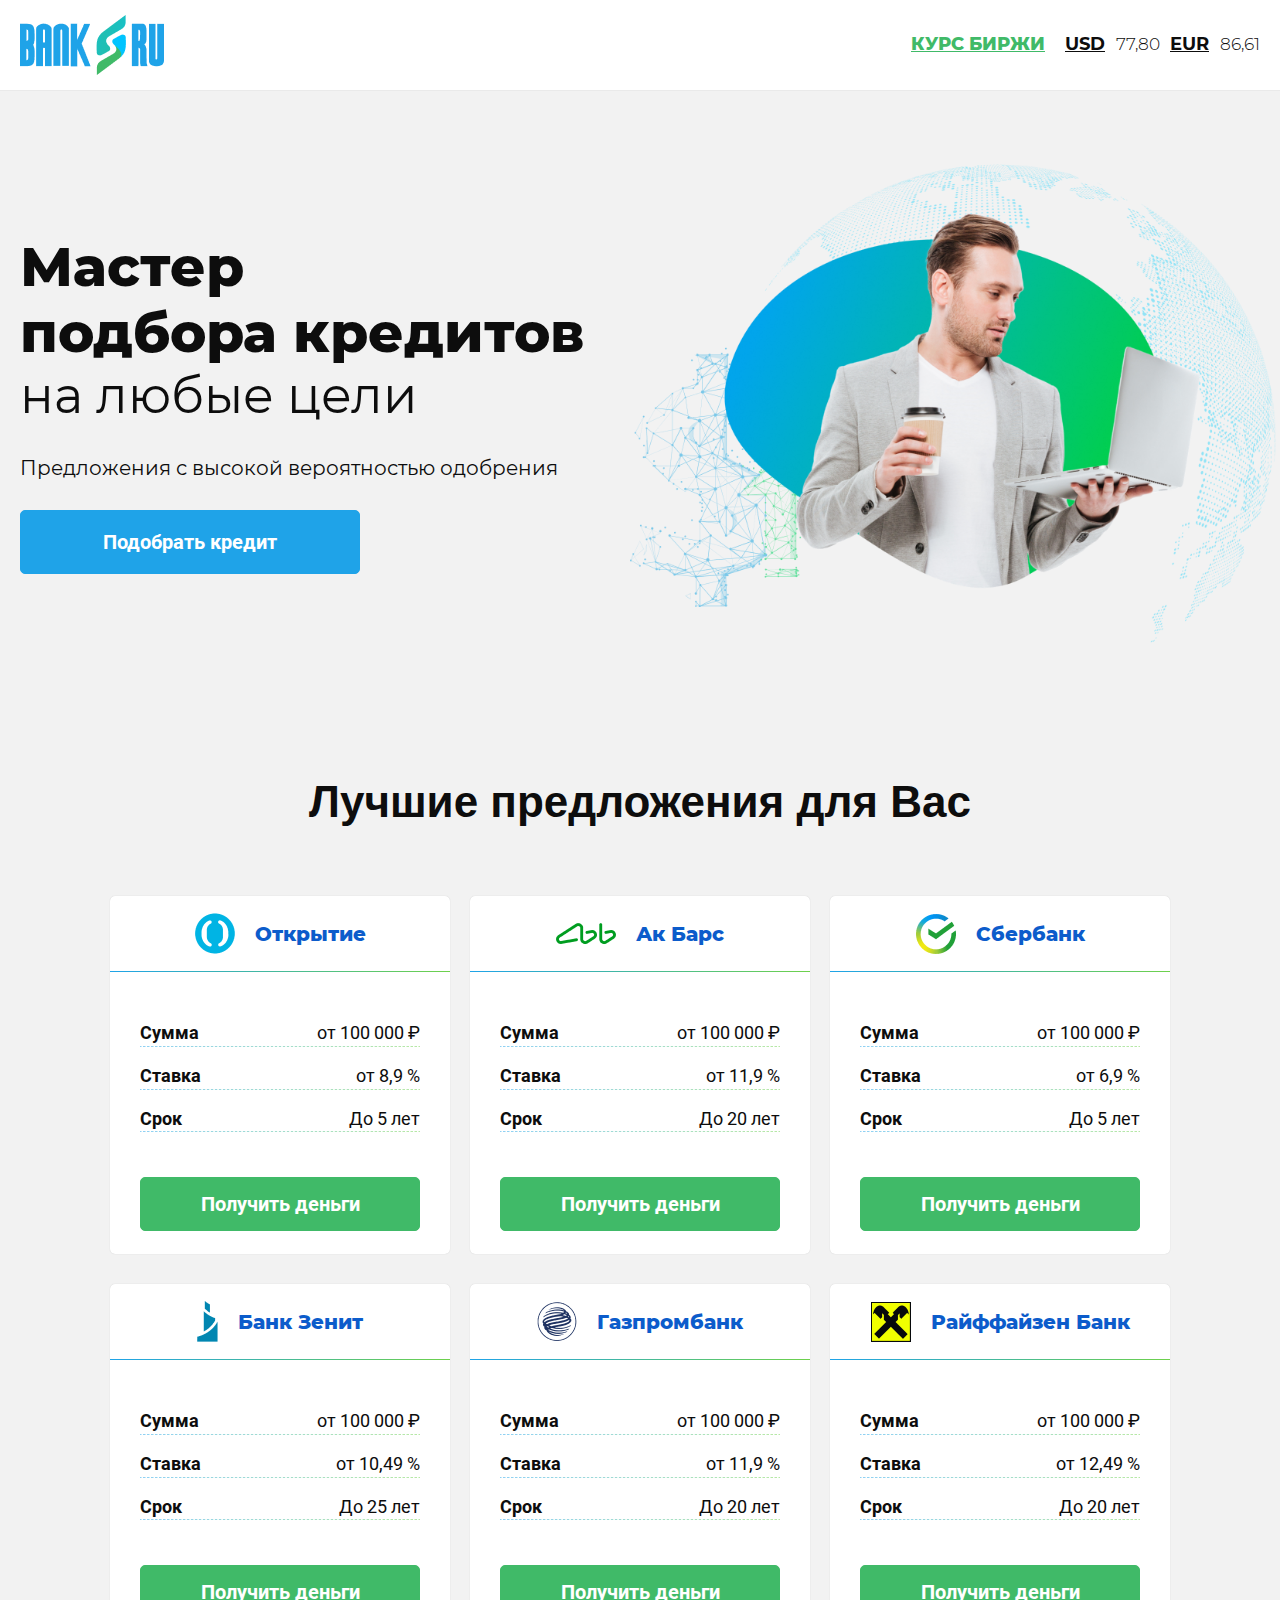
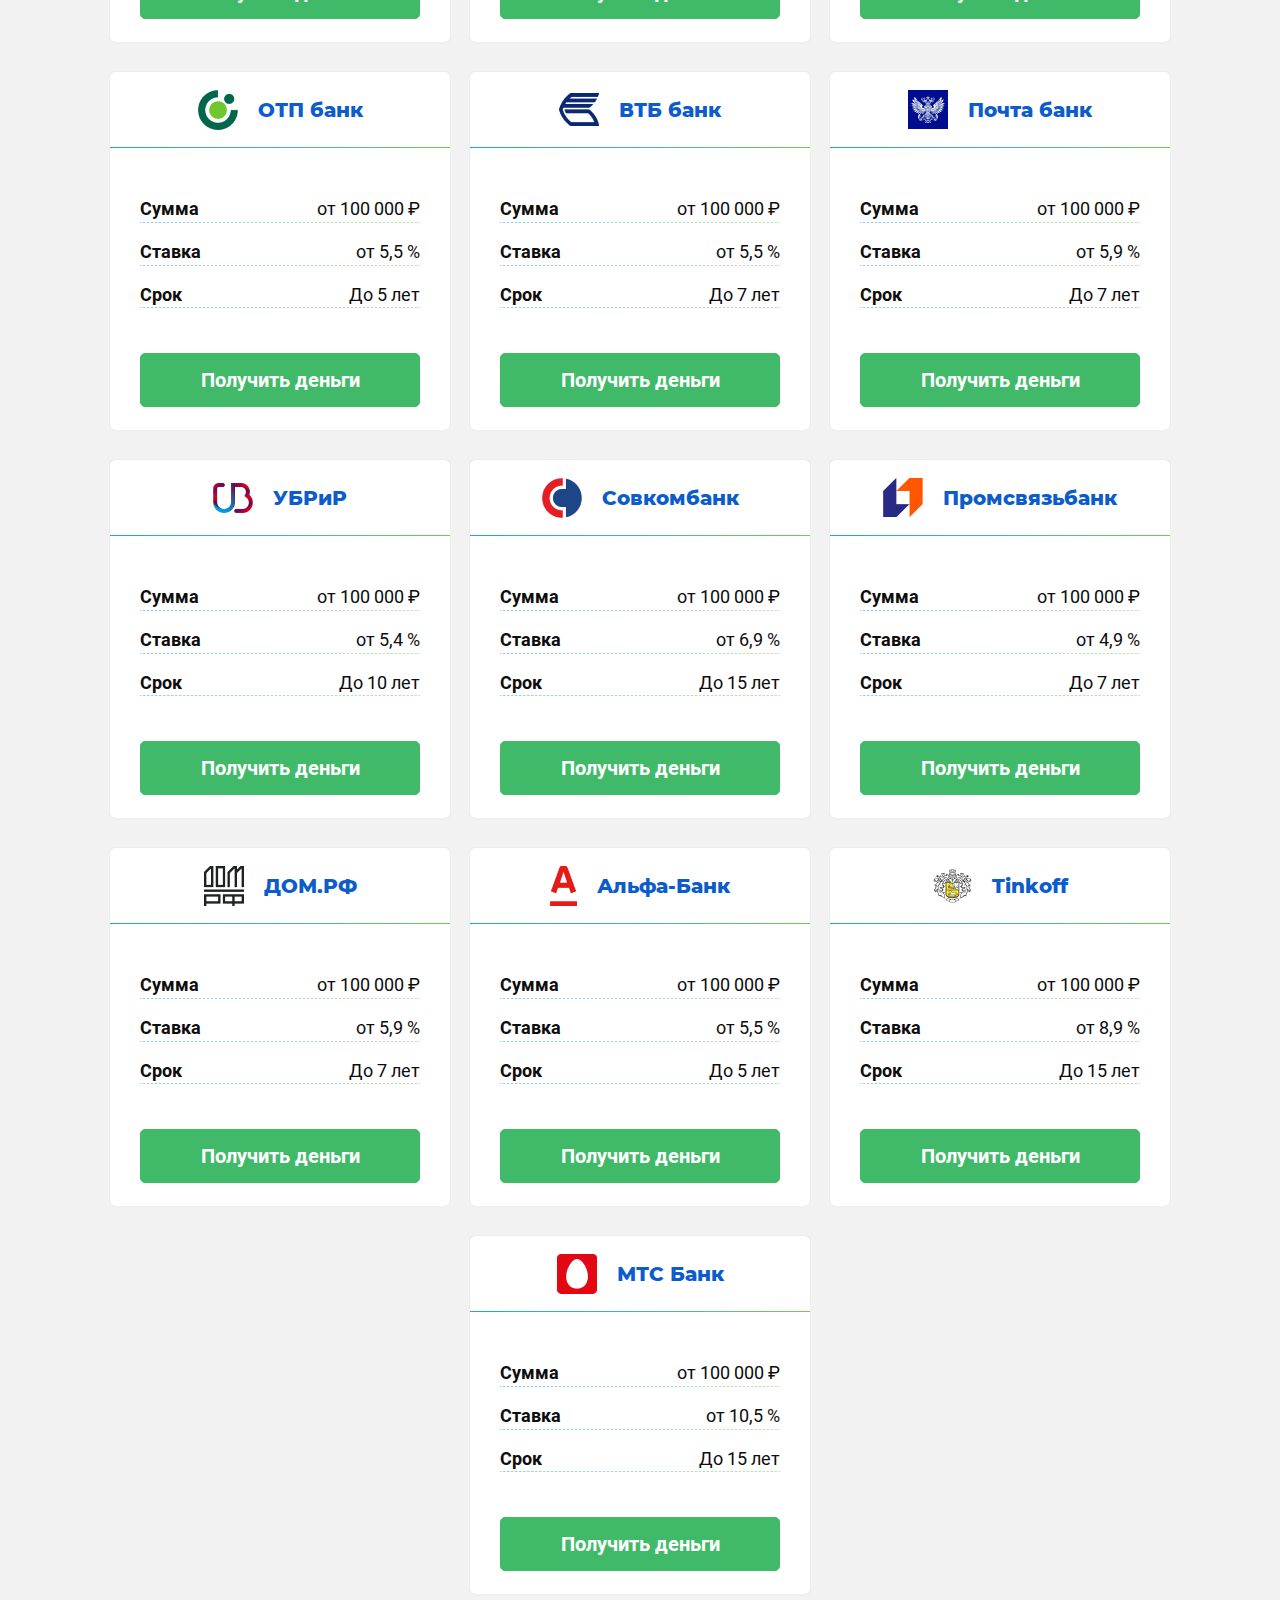
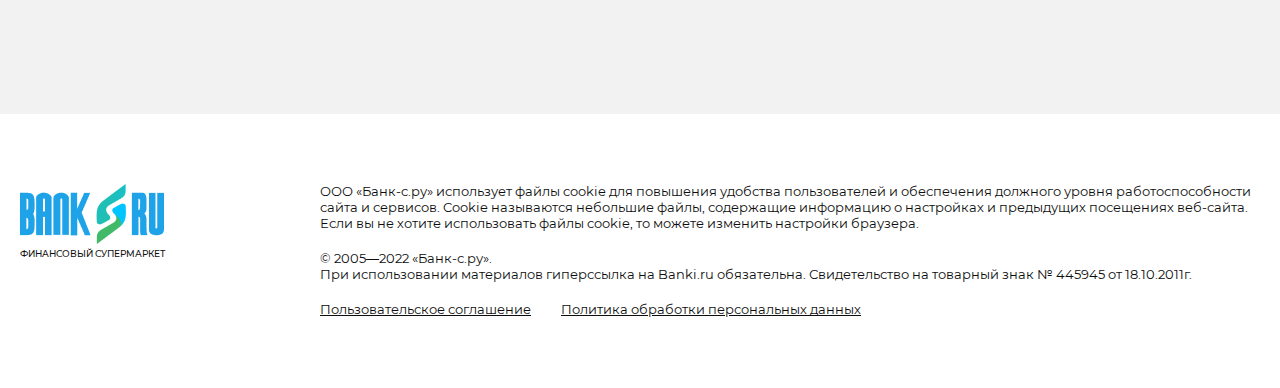
<file: index.html>
<!DOCTYPE html>
<html lang="en">
<head>
    <meta charset="UTF-8">
    <meta http-equiv="X-UA-Compatible" content="IE=edge">
    <meta name="viewport" content="width=device-width, initial-scale=1.0">
    <link rel="stylesheet" href="css/style.css">
    <title>Document</title>
</head>
<body>

    <header class="section header">

        <div class="container header__container">
            <div class="row header__row">
                <img src="img/header/logo.png" alt="Bank" class="header__logo">

                <div class="header__box">
                    <a href="#" class="header__title">Курс биржи</a>
                    <div class="header__text-group header__text-group--first">
                        <span class="header__text-group__title">USD</span>
                        <span class="header__text-group__text">77,80</span>
                    </div>
                    <div class="header__text-group">
                        <span class="header__text-group__title">EUR</span>
                        <span class="header__text-group__text">86,61</span>
                    </div>
                </div>
            </div>
        </div>

    </header>
    <!-- /.section header -->

    <main>

        <div class="section section main">

            <div class="container main__container">
                <div class="main__box">
                    <h1 class="main__title">Мастер<br>подбора кредитов</h1>
                    <h2 class="main__subtitle">на любые цели</h2>

                    <p class="main__text">Предложения с высокой вероятностью одобрения</p>
                    <img src="img/main/bgM.png" alt="hello" class="main__img">
                    <a href="./master.html" class="button main__button">Подобрать кредит</a>
                </div>
            </div>

        </div>
        <!-- /.section section main -->

        <section class="section offer">

            <div class="container offer__container">
                <h3 class="section__title offer__title">Лучшие предложения для Вас</h3>

                <div class="offer__row">

                    <div class="offer__card">
                        <div class="offer__card__header">
                            <img src="img/offer/logo1.png" alt="logo" class="offer__card__img">
                            <p class="offer__card__title">Открытие</p>
                        </div>
                        <div class="offer__card__line"></div>
                        <div class="offer__card__content">
                            <div class="offer__card__text-group">
                                <span class="offer__card__text-group__title">Сумма</span>
                                <span class="offer__card__text-group__text">от 100 000 ₽</span>
                            </div>
                            <img src="img/offer/line.png" alt="line" class="offer__card__content__line"></img>
                            <div class="offer__card__text-group">
                                <span class="offer__card__text-group__title">Ставка</span>
                                <span class="offer__card__text-group__text">от 8,9 %</span>
                            </div>
                            <img src="img/offer/line.png" alt="line" class="offer__card__content__line"></img>
                            <div class="offer__card__text-group">
                                <span class="offer__card__text-group__title">Срок</span>
                                <span class="offer__card__text-group__text">До 5 лет</span>
                            </div>
                            <img src="img/offer/line.png" alt="line" class="offer__card__content__line offer__card__content__line--last"></img>
                            <button data-modal class="button offer__card__button">Получить деньги</button>
                        </div>
                    </div>

                    <div class="offer__card">
                        <div class="offer__card__header">
                            <img src="img/offer/logo2.png" alt="logo" class="offer__card__img">
                            <p class="offer__card__title">Ак Барс</p>
                        </div>
                        <div class="offer__card__line"></div>
                        <div class="offer__card__content">
                            <div class="offer__card__text-group">
                                <span class="offer__card__text-group__title">Сумма</span>
                                <span class="offer__card__text-group__text">от 100 000 ₽</span>
                            </div>
                            <img src="img/offer/line.png" alt="line" class="offer__card__content__line"></img>
                            <div class="offer__card__text-group">
                                <span class="offer__card__text-group__title">Ставка</span>
                                <span class="offer__card__text-group__text">от 11,9 %</span>
                            </div>
                            <img src="img/offer/line.png" alt="line" class="offer__card__content__line"></img>
                            <div class="offer__card__text-group">
                                <span class="offer__card__text-group__title">Срок</span>
                                <span class="offer__card__text-group__text">До 20 лет</span>
                            </div>
                            <img src="img/offer/line.png" alt="line" class="offer__card__content__line offer__card__content__line--last"></img>
                            <button data-modal class="button offer__card__button">Получить деньги</button>
                        </div>
                    </div>

                    <div class="offer__card">
                        <div class="offer__card__header">
                            <img src="img/offer/logo3.png" alt="logo" class="offer__card__img">
                            <p class="offer__card__title">Сбербанк</p>
                        </div>
                        <div class="offer__card__line"></div>
                        <div class="offer__card__content">
                            <div class="offer__card__text-group">
                                <span class="offer__card__text-group__title">Сумма</span>
                                <span class="offer__card__text-group__text">от 100 000 ₽</span>
                            </div>
                            <img src="img/offer/line.png" alt="line" class="offer__card__content__line"></img>
                            <div class="offer__card__text-group">
                                <span class="offer__card__text-group__title">Ставка</span>
                                <span class="offer__card__text-group__text">от 6,9 %</span>
                            </div>
                            <img src="img/offer/line.png" alt="line" class="offer__card__content__line"></img>
                            <div class="offer__card__text-group">
                                <span class="offer__card__text-group__title">Срок</span>
                                <span class="offer__card__text-group__text">До 5 лет</span>
                            </div>
                            <img src="img/offer/line.png" alt="line" class="offer__card__content__line offer__card__content__line--last"></img>
                            <button data-modal class="button offer__card__button">Получить деньги</button>
                        </div>
                    </div>

                    <div class="offer__card">
                        <div class="offer__card__header">
                            <img src="img/offer/logo4.png" alt="logo" class="offer__card__img">
                            <p class="offer__card__title">Банк Зенит</p>
                        </div>
                        <div class="offer__card__line"></div>
                        <div class="offer__card__content">
                            <div class="offer__card__text-group">
                                <span class="offer__card__text-group__title">Сумма</span>
                                <span class="offer__card__text-group__text">от 100 000 ₽</span>
                            </div>
                            <img src="img/offer/line.png" alt="line" class="offer__card__content__line"></img>
                            <div class="offer__card__text-group">
                                <span class="offer__card__text-group__title">Ставка</span>
                                <span class="offer__card__text-group__text">от 10,49 %</span>
                            </div>
                            <img src="img/offer/line.png" alt="line" class="offer__card__content__line"></img>
                            <div class="offer__card__text-group">
                                <span class="offer__card__text-group__title">Срок</span>
                                <span class="offer__card__text-group__text">До 25 лет</span>
                            </div>
                            <img src="img/offer/line.png" alt="line" class="offer__card__content__line offer__card__content__line--last"></img>
                            <button data-modal class="button offer__card__button">Получить деньги</button>
                        </div>
                    </div>

                    <div class="offer__card">
                        <div class="offer__card__header">
                            <img src="img/offer/logo5.png" alt="logo" class="offer__card__img">
                            <p class="offer__card__title">Газпромбанк</p>
                        </div>
                        <div class="offer__card__line"></div>
                        <div class="offer__card__content">
                            <div class="offer__card__text-group">
                                <span class="offer__card__text-group__title">Сумма</span>
                                <span class="offer__card__text-group__text">от 100 000 ₽</span>
                            </div>
                            <img src="img/offer/line.png" alt="line" class="offer__card__content__line"></img>
                            <div class="offer__card__text-group">
                                <span class="offer__card__text-group__title">Ставка</span>
                                <span class="offer__card__text-group__text">от 11,9 %</span>
                            </div>
                            <img src="img/offer/line.png" alt="line" class="offer__card__content__line"></img>
                            <div class="offer__card__text-group">
                                <span class="offer__card__text-group__title">Срок</span>
                                <span class="offer__card__text-group__text">До 20 лет</span>
                            </div>
                            <img src="img/offer/line.png" alt="line" class="offer__card__content__line offer__card__content__line--last"></img>
                            <button data-modal class="button offer__card__button">Получить деньги</button>
                        </div>
                    </div>

                    <div class="offer__card">
                        <div class="offer__card__header">
                            <img src="img/offer/logo6.png" alt="logo" class="offer__card__img">
                            <p class="offer__card__title">Райффайзен Банк</p>
                        </div>
                        <div class="offer__card__line"></div>
                        <div class="offer__card__content">
                            <div class="offer__card__text-group">
                                <span class="offer__card__text-group__title">Сумма</span>
                                <span class="offer__card__text-group__text">от 100 000 ₽</span>
                            </div>
                            <img src="img/offer/line.png" alt="line" class="offer__card__content__line"></img>
                            <div class="offer__card__text-group">
                                <span class="offer__card__text-group__title">Ставка</span>
                                <span class="offer__card__text-group__text">от 12,49 %</span>
                            </div>
                            <img src="img/offer/line.png" alt="line" class="offer__card__content__line"></img>
                            <div class="offer__card__text-group">
                                <span class="offer__card__text-group__title">Срок</span>
                                <span class="offer__card__text-group__text">До 20 лет</span>
                            </div>
                            <img src="img/offer/line.png" alt="line" class="offer__card__content__line offer__card__content__line--last"></img>
                            <button data-modal class="button offer__card__button">Получить деньги</button>
                        </div>
                    </div>

                    <div class="offer__card">
                        <div class="offer__card__header">
                            <img src="img/offer/logo7.png" alt="logo" class="offer__card__img">
                            <p class="offer__card__title">ОТП банк</p>
                        </div>
                        <div class="offer__card__line"></div>
                        <div class="offer__card__content">
                            <div class="offer__card__text-group">
                                <span class="offer__card__text-group__title">Сумма</span>
                                <span class="offer__card__text-group__text">от 100 000 ₽</span>
                            </div>
                            <img src="img/offer/line.png" alt="line" class="offer__card__content__line"></img>
                            <div class="offer__card__text-group">
                                <span class="offer__card__text-group__title">Ставка</span>
                                <span class="offer__card__text-group__text">от 5,5 %</span>
                            </div>
                            <img src="img/offer/line.png" alt="line" class="offer__card__content__line"></img>
                            <div class="offer__card__text-group">
                                <span class="offer__card__text-group__title">Срок</span>
                                <span class="offer__card__text-group__text">До 5 лет</span>
                            </div>
                            <img src="img/offer/line.png" alt="line" class="offer__card__content__line offer__card__content__line--last"></img>
                            <button data-modal class="button offer__card__button">Получить деньги</button>
                        </div>
                    </div>

                    <div class="offer__card">
                        <div class="offer__card__header">
                            <img src="img/offer/logo8.png" alt="logo" class="offer__card__img">
                            <p class="offer__card__title">ВТБ банк</p>
                        </div>
                        <div class="offer__card__line"></div>
                        <div class="offer__card__content">
                            <div class="offer__card__text-group">
                                <span class="offer__card__text-group__title">Сумма</span>
                                <span class="offer__card__text-group__text">от 100 000 ₽</span>
                            </div>
                            <img src="img/offer/line.png" alt="line" class="offer__card__content__line"></img>
                            <div class="offer__card__text-group">
                                <span class="offer__card__text-group__title">Ставка</span>
                                <span class="offer__card__text-group__text">от 5,5 %</span>
                            </div>
                            <img src="img/offer/line.png" alt="line" class="offer__card__content__line"></img>
                            <div class="offer__card__text-group">
                                <span class="offer__card__text-group__title">Срок</span>
                                <span class="offer__card__text-group__text">До 7 лет</span>
                            </div>
                            <img src="img/offer/line.png" alt="line" class="offer__card__content__line offer__card__content__line--last"></img>
                            <button data-modal class="button offer__card__button">Получить деньги</button>
                        </div>
                    </div>

                    <div class="offer__card">
                        <div class="offer__card__header">
                            <img src="img/offer/logo9.png" alt="logo" class="offer__card__img">
                            <p class="offer__card__title">Почта банк</p>
                        </div>
                        <div class="offer__card__line"></div>
                        <div class="offer__card__content">
                            <div class="offer__card__text-group">
                                <span class="offer__card__text-group__title">Сумма</span>
                                <span class="offer__card__text-group__text">от 100 000 ₽</span>
                            </div>
                            <img src="img/offer/line.png" alt="line" class="offer__card__content__line"></img>
                            <div class="offer__card__text-group">
                                <span class="offer__card__text-group__title">Ставка</span>
                                <span class="offer__card__text-group__text">от 5,9 %</span>
                            </div>
                            <img src="img/offer/line.png" alt="line" class="offer__card__content__line"></img>
                            <div class="offer__card__text-group">
                                <span class="offer__card__text-group__title">Срок</span>
                                <span class="offer__card__text-group__text">До 7 лет</span>
                            </div>
                            <img src="img/offer/line.png" alt="line" class="offer__card__content__line offer__card__content__line--last"></img>
                            <button data-modal class="button offer__card__button">Получить деньги</button>
                        </div>
                    </div>

                    <div class="offer__card">
                        <div class="offer__card__header">
                            <img src="img/offer/logo10.png" alt="logo" class="offer__card__img">
                            <p class="offer__card__title">УБРиР</p>
                        </div>
                        <div class="offer__card__line"></div>
                        <div class="offer__card__content">
                            <div class="offer__card__text-group">
                                <span class="offer__card__text-group__title">Сумма</span>
                                <span class="offer__card__text-group__text">от 100 000 ₽</span>
                            </div>
                            <img src="img/offer/line.png" alt="line" class="offer__card__content__line"></img>
                            <div class="offer__card__text-group">
                                <span class="offer__card__text-group__title">Ставка</span>
                                <span class="offer__card__text-group__text">от 5,4 %</span>
                            </div>
                            <img src="img/offer/line.png" alt="line" class="offer__card__content__line"></img>
                            <div class="offer__card__text-group">
                                <span class="offer__card__text-group__title">Срок</span>
                                <span class="offer__card__text-group__text">До 10 лет</span>
                            </div>
                            <img src="img/offer/line.png" alt="line" class="offer__card__content__line offer__card__content__line--last"></img>
                            <button data-modal class="button offer__card__button">Получить деньги</button>
                        </div>
                    </div>

                    <div class="offer__card">
                        <div class="offer__card__header">
                            <img src="img/offer/logo11.png" alt="logo" class="offer__card__img">
                            <p class="offer__card__title">Совкомбанк</p>
                        </div>
                        <div class="offer__card__line"></div>
                        <div class="offer__card__content">
                            <div class="offer__card__text-group">
                                <span class="offer__card__text-group__title">Сумма</span>
                                <span class="offer__card__text-group__text">от 100 000 ₽</span>
                            </div>
                            <img src="img/offer/line.png" alt="line" class="offer__card__content__line"></img>
                            <div class="offer__card__text-group">
                                <span class="offer__card__text-group__title">Ставка</span>
                                <span class="offer__card__text-group__text">от 6,9 %</span>
                            </div>
                            <img src="img/offer/line.png" alt="line" class="offer__card__content__line"></img>
                            <div class="offer__card__text-group">
                                <span class="offer__card__text-group__title">Срок</span>
                                <span class="offer__card__text-group__text">До 15 лет</span>
                            </div>
                            <img src="img/offer/line.png" alt="line" class="offer__card__content__line offer__card__content__line--last"></img>
                            <button data-modal class="button offer__card__button">Получить деньги</button>
                        </div>
                    </div>

                    <div class="offer__card">
                        <div class="offer__card__header">
                            <img src="img/offer/logo12.png" alt="logo" class="offer__card__img">
                            <p class="offer__card__title">Промсвязьбанк</p>
                        </div>
                        <div class="offer__card__line"></div>
                        <div class="offer__card__content">
                            <div class="offer__card__text-group">
                                <span class="offer__card__text-group__title">Сумма</span>
                                <span class="offer__card__text-group__text">от 100 000 ₽</span>
                            </div>
                            <img src="img/offer/line.png" alt="line" class="offer__card__content__line"></img>
                            <div class="offer__card__text-group">
                                <span class="offer__card__text-group__title">Ставка</span>
                                <span class="offer__card__text-group__text">от 4,9 %</span>
                            </div>
                            <img src="img/offer/line.png" alt="line" class="offer__card__content__line"></img>
                            <div class="offer__card__text-group">
                                <span class="offer__card__text-group__title">Срок</span>
                                <span class="offer__card__text-group__text">До 7 лет</span>
                            </div>
                            <img src="img/offer/line.png" alt="line" class="offer__card__content__line offer__card__content__line--last"></img>
                            <button data-modal class="button offer__card__button">Получить деньги</button>
                        </div>
                    </div>

                    <div class="offer__card">
                        <div class="offer__card__header">
                            <img src="img/offer/logo13.png" alt="logo" class="offer__card__img">
                            <p class="offer__card__title">ДОМ.РФ</p>
                        </div>
                        <div class="offer__card__line"></div>
                        <div class="offer__card__content">
                            <div class="offer__card__text-group">
                                <span class="offer__card__text-group__title">Сумма</span>
                                <span class="offer__card__text-group__text">от 100 000 ₽</span>
                            </div>
                            <img src="img/offer/line.png" alt="line" class="offer__card__content__line"></img>
                            <div class="offer__card__text-group">
                                <span class="offer__card__text-group__title">Ставка</span>
                                <span class="offer__card__text-group__text">от 5,9 %</span>
                            </div>
                            <img src="img/offer/line.png" alt="line" class="offer__card__content__line"></img>
                            <div class="offer__card__text-group">
                                <span class="offer__card__text-group__title">Срок</span>
                                <span class="offer__card__text-group__text">До 7 лет</span>
                            </div>
                            <img src="img/offer/line.png" alt="line" class="offer__card__content__line offer__card__content__line--last"></img>
                            <button data-modal class="button offer__card__button">Получить деньги</button>
                        </div>
                    </div>

                    <div class="offer__card">
                        <div class="offer__card__header">
                            <img src="img/offer/logo14.png" alt="logo" class="offer__card__img">
                            <p class="offer__card__title">Альфа-Банк</p>
                        </div>
                        <div class="offer__card__line"></div>
                        <div class="offer__card__content">
                            <div class="offer__card__text-group">
                                <span class="offer__card__text-group__title">Сумма</span>
                                <span class="offer__card__text-group__text">от 100 000 ₽</span>
                            </div>
                            <img src="img/offer/line.png" alt="line" class="offer__card__content__line"></img>
                            <div class="offer__card__text-group">
                                <span class="offer__card__text-group__title">Ставка</span>
                                <span class="offer__card__text-group__text">от 5,5 %</span>
                            </div>
                            <img src="img/offer/line.png" alt="line" class="offer__card__content__line"></img>
                            <div class="offer__card__text-group">
                                <span class="offer__card__text-group__title">Срок</span>
                                <span class="offer__card__text-group__text">До 5 лет</span>
                            </div>
                            <img src="img/offer/line.png" alt="line" class="offer__card__content__line offer__card__content__line--last"></img>
                            <button data-modal class="button offer__card__button">Получить деньги</button>
                        </div>
                    </div>

                    <div class="offer__card">
                        <div class="offer__card__header">
                            <img src="img/offer/logo15.png" alt="logo" class="offer__card__img">
                            <p class="offer__card__title">Tinkoff</p>
                        </div>
                        <div class="offer__card__line"></div>
                        <div class="offer__card__content">
                            <div class="offer__card__text-group">
                                <span class="offer__card__text-group__title">Сумма</span>
                                <span class="offer__card__text-group__text">от 100 000 ₽</span>
                            </div>
                            <img src="img/offer/line.png" alt="line" class="offer__card__content__line"></img>
                            <div class="offer__card__text-group">
                                <span class="offer__card__text-group__title">Ставка</span>
                                <span class="offer__card__text-group__text">от 8,9 %</span>
                            </div>
                            <img src="img/offer/line.png" alt="line" class="offer__card__content__line"></img>
                            <div class="offer__card__text-group">
                                <span class="offer__card__text-group__title">Срок</span>
                                <span class="offer__card__text-group__text">До 15 лет</span>
                            </div>
                            <img src="img/offer/line.png" alt="line" class="offer__card__content__line offer__card__content__line--last"></img>
                            <button data-modal class="button offer__card__button">Получить деньги</button>
                        </div>
                    </div>

                    <div class="offer__card">
                        <div class="offer__card__header">
                            <img src="img/offer/logo16.png" alt="logo" class="offer__card__img">
                            <p class="offer__card__title">МТС Банк</p>
                        </div>
                        <div class="offer__card__line"></div>
                        <div class="offer__card__content">
                            <div class="offer__card__text-group">
                                <span class="offer__card__text-group__title">Сумма</span>
                                <span class="offer__card__text-group__text">от 100 000 ₽</span>
                            </div>
                            <img src="img/offer/line.png" alt="line" class="offer__card__content__line"></img>
                            <div class="offer__card__text-group">
                                <span class="offer__card__text-group__title">Ставка</span>
                                <span class="offer__card__text-group__text">от 10,5 %</span>
                            </div>
                            <img src="img/offer/line.png" alt="line" class="offer__card__content__line"></img>
                            <div class="offer__card__text-group">
                                <span class="offer__card__text-group__title">Срок</span>
                                <span class="offer__card__text-group__text">До 15 лет</span>
                            </div>
                            <img src="img/offer/line.png" alt="line" class="offer__card__content__line offer__card__content__line--last"></img>
                            <button data-modal class="button offer__card__button">Получить деньги</button>
                        </div>
                    </div>

                </div>
            </div>

        </section>
        <!-- /.section offer -->

    </main>

    <footer class="section footer">

        <div class="container footer__container">
            <div class="footer__row">
                <div class="footer__box">
                    <img src="img/header/logo.png" alt="logo" class="footer__logo">
                    <p class="footer__box__text">ФИНАНСОВЫЙ СУПЕРМАРКЕТ</p>
                </div>

                <div class="footer__content">
                    <p class="footer__text">ООО «Банк-c.ру» использует файлы cookie для повышения удобства пользователей и обеспечения должного уровня работоспособности сайта и сервисов. Cookie называются небольшие файлы, содержащие информацию о настройках и предыдущих посещениях веб-сайта. Если вы не хотите использовать файлы cookie, то можете изменить настройки браузера.</p>
                    <p class="footer__text">© 2005—2022  «Банк-с.ру».<br>При использовании материалов гиперссылка на Banki.ru обязательна. Свидетельство на товарный знак № 445945 от 18.10.2011г.</p>
                    <div class="footer__content__row">
                        <a href="#" class="footer__link">Пользовательское соглашение</a>
                        <a href="#" class="footer__link">Политика обработки персональных данных</a>
                    </div>
                </div>
            </div>
        </div>

    </footer>
    <!-- /.section footer -->

    <div class="modal modal-main">
        <form action="#" class="modal-main__dialog">
            <img src="img/modal/close.png" alt="close" class="modal-main__close">
            <div class="modal-main__box">
                <p class="modal-main__title">Оформите заявку, чтобы мы смогли прислать смс с решением банков.<br>Мы гарантируем безопасность и сохранность Ваших данных</p>
                <img src="img/modal/bgMainM.png" alt="good" class="modal-main__img">
                <div class="modal-main__input-group">
                    <input placeholder="Ваше имя" type="text" class="modal-main__input">
                </div>
                <div class="modal-main__input-group">
                    <input placeholder="Телефон" type="text" class="modal-main__input">
                </div>
                <button class="button modal-main__button">Подобрать кредит</button>
            </div>
        </form>
    </div>
    <!-- /.modal -->

    <div class="modal modal-success">

        <div class="modal-success__dialog">
            <div class="modal-success__box">
                <img src="img/modal/close.png" alt="close" class="modal-success__close">
                <img src="img/modal/logoSuccess.png" alt="ok" class="modal-success__img">
                <p class="modal-success__title">Ваша заявка отправлена!</p>
                <p class="modal-success__text">Наши специалисты свяжутся с Вами в ближайшее время</p>
            </div>
        </div>

    </div>
    <!-- /.modal modal--active modal-success -->

    <script src="js/script.js"></script>
    
</body>
</html>
</file>
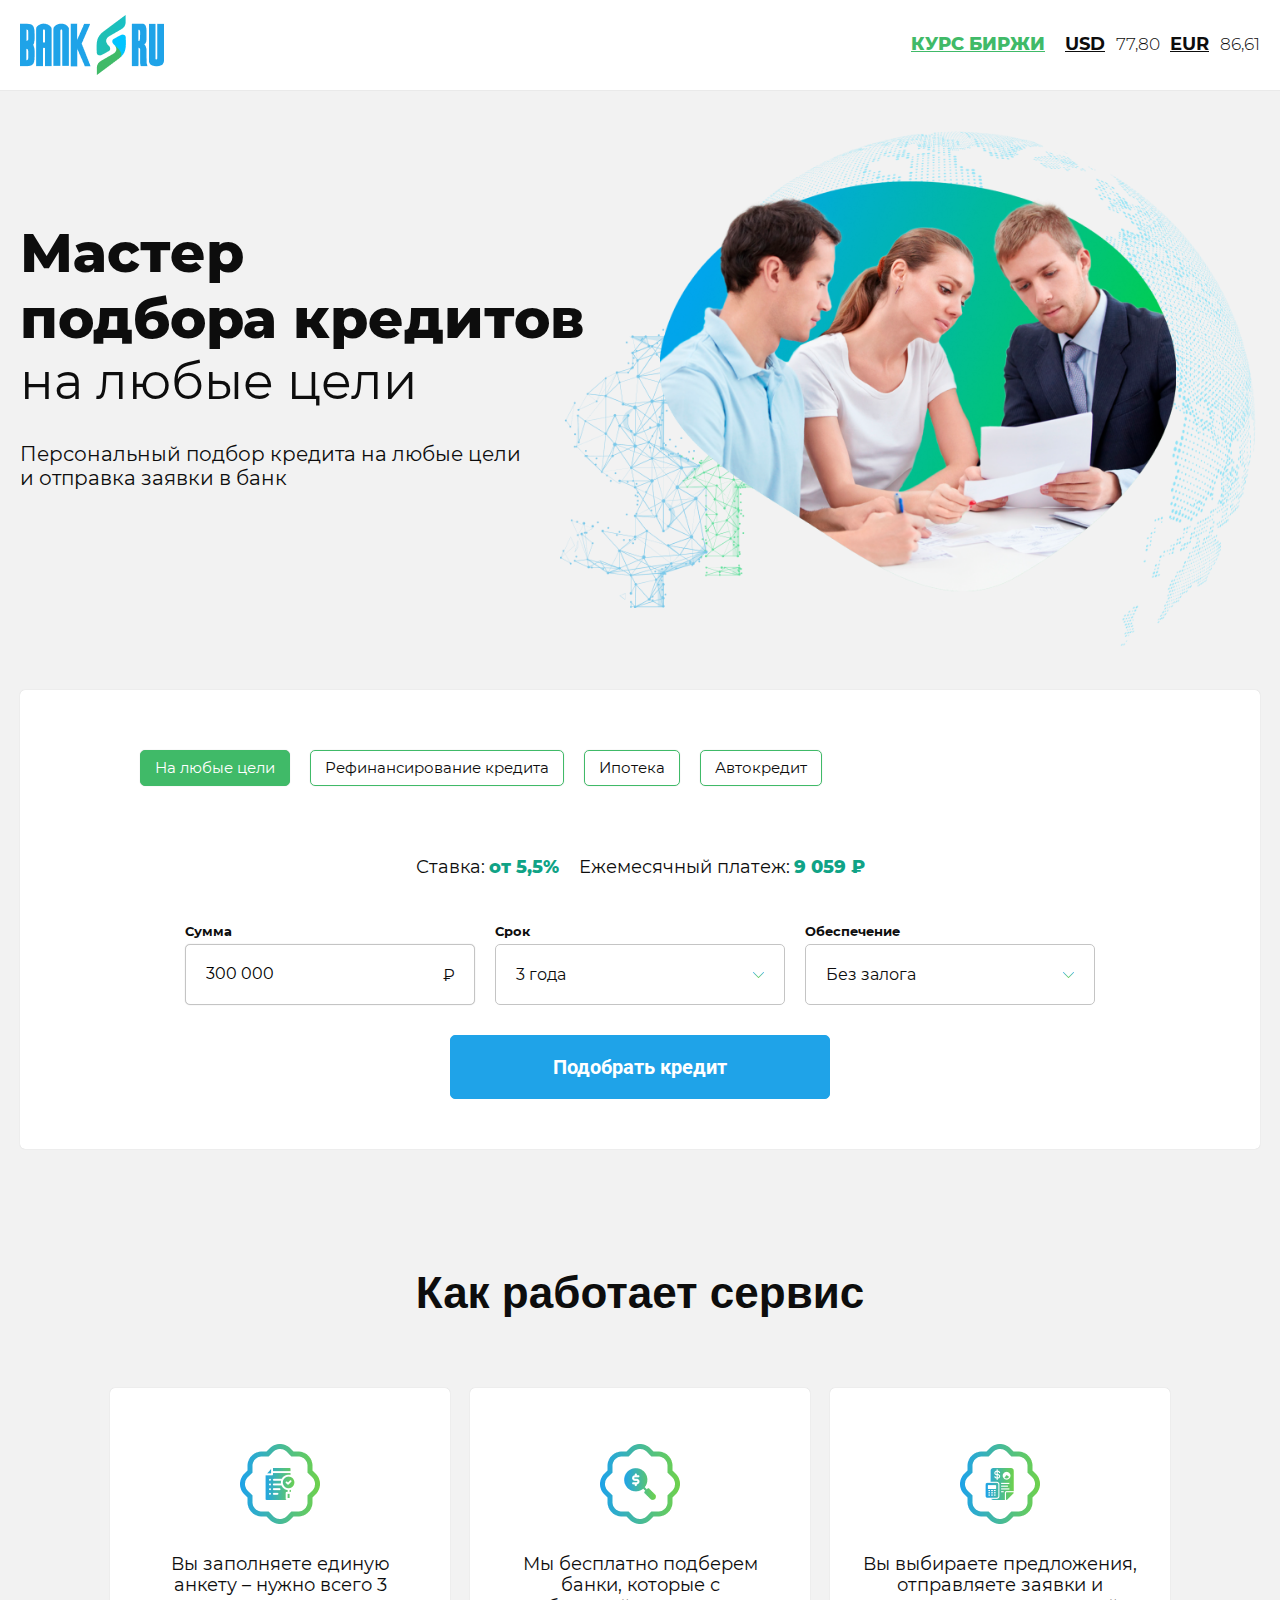
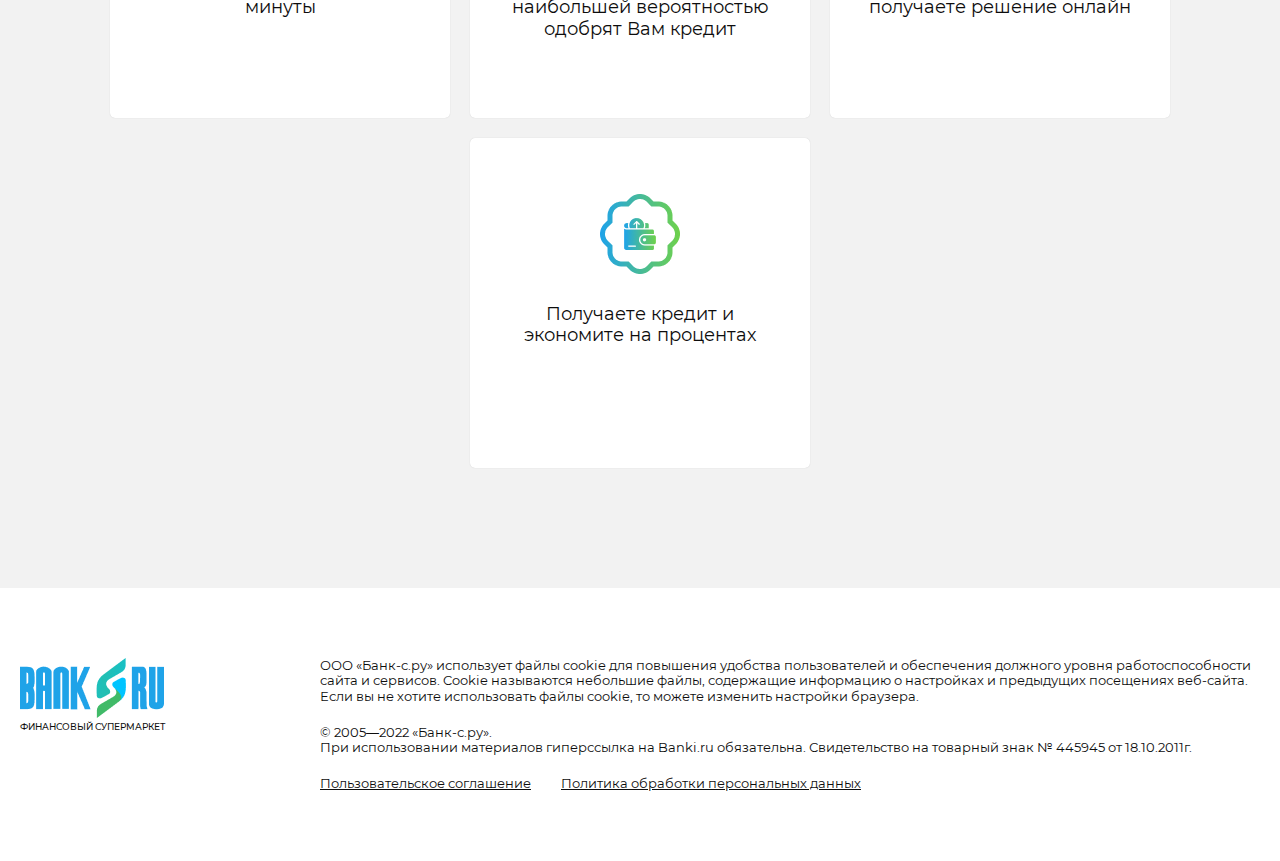
<file: master.html>
<!DOCTYPE html>
<html lang="en">
<head>
    <meta charset="UTF-8">
    <meta http-equiv="X-UA-Compatible" content="IE=edge">
    <meta name="viewport" content="width=device-width, initial-scale=1.0">
    <link rel="stylesheet" href="css/style.css">
    <title>Document</title>
</head>
<body>

    
    <header class="section header">

        <div class="container header__container">
            <div class="row header__row">
                <img src="img/header/logo.png" alt="Bank" class="header__logo">

                <div class="header__box">
                    <a href="#" class="header__title">Курс биржи</a>
                    <div class="header__text-group header__text-group--first">
                        <span class="header__text-group__title">USD</span>
                        <span class="header__text-group__text">77,80</span>
                    </div>
                    <div class="header__text-group">
                        <span class="header__text-group__title">EUR</span>
                        <span class="header__text-group__text">86,61</span>
                    </div>
                </div>
            </div>
        </div>

    </header>
    <!-- /.section header -->

    <main>

        <section class="section master-main">

            <div class="container master-main__container">
                <div class="master-main__box">
                    <h2 class="master-main__title">Мастер<br>подбора кредитов</h2>
                    <h3 class="master-main__subtitle">на любые цели</h3>
                    <img src="img/master-main/bgM.png" alt="img" class="master-main__img">
                    <p class="master-main__text">Персональный подбор кредита на любые цели и отправка заявки в банк</p>
                </div>
            </div>

        </section>
        <!-- /.section master-main -->

        <section class="section master-calc">

            <div class="container master-calc__container">

                <div class="master-calc__tabs row">

                    <div class="master-calc__tabs__item active">На любые цели</div>
                    <div class="master-calc__tabs__item">Рефинансирование кредита</div>
                    <div class="master-calc__tabs__item">Ипотека</div>
                    <div class="master-calc__tabs__item">Автокредит</div>

                </div>

                <form action="#" class="master-calc__tab-content active">

                    <div class="row master-calc__result">

                        <div class="master-calc__text-group">
                            <span class="master-calc__text-group__title">Ставка:</span>
                            <span class="master-calc__text-group__text">от 5,5%</span>
                        </div>

                        <div class="master-calc__text-group">
                            <span class="master-calc__text-group__title">Ежемесячный платеж:</span>
                            <span id="payment1" class="master-calc__text-group__text">9 059 ₽</span>
                        </div>

                    </div>

                    <div class="master-calc__box">

                        <div class="master-calc__input-group">
                            <label for="sum1" class="master-calc__label">Сумма</label>
                            <input value="300 000" type="text" id="sum1" class="master-calc__input">
                            <span class="master-calc__rouble">₽</span>
                        </div>

                        <div class="master-calc__input-group">
                            <p class="master-calc__label">Срок</p>
                            <div class="select select--1">
                                <span id="term1" class="select__title">3 года</span>
                                <span class="select__arrow"><img src="img/master-calc/arrow.png" alt="arrow"></span>
                                <div class="select__content">
                                    <div data-term="1" class="select__option select__option--1">1 мес.</div>
                                    <div data-term="3" class="select__option select__option--1">3 мес.</div>
                                    <div data-term="6" class="select__option select__option--1">6 мес.</div>
                                    <div data-term="9" class="select__option select__option--1">9 мес.</div>
                                    <div class="select__option select__option--1">1 год</div>
                                    <div data-term="18" class="select__option select__option--1">1 год 6 мес.</div>
                                    <div class="select__option select__option--1">2 года</div>
                                    <div class="select__option select__option--1 active">3 года</div>
                                    <div class="select__option select__option--1">4 года</div>
                                    <div class="select__option select__option--1">5 лет</div>
                                    <div class="select__option select__option--1">6 лет</div>
                                    <div class="select__option select__option--1">7 лет</div>
                                    <div class="select__option select__option--1">10 лет</div>
                                    <div class="select__option select__option--1">15 лет</div>
                                    <div class="select__option select__option--1">20 лет</div>
                                    <div class="select__option select__option--1">25 лет</div>
                                    <div class="select__option select__option--1">30 лет</div>
                                </div>
                            </div>
                        </div>

                        <div class="master-calc__input-group">
                            <p class="master-calc__label">Обеспечение</p>
                            <div class="select select--2">
                                <span class="select__title">Без залога</span>
                                <span class="select__arrow"><img src="img/master-calc/arrow.png" alt="arrow"></span>
                                <div class="select__content">
                                    <div class="select__option active">Без залога</div>
                                    <div class="select__option">Готов предоставить залог</div>
                                </div>
                            </div>
                        </div>

                    </div>

                    <button data-modal class="button master-calc__button">Подобрать кредит</button>

                </form>

                <form action="#" class="master-calc__tab-content">

                    <div class="row master-calc__result">

                        <div class="master-calc__text-group">
                            <span class="master-calc__text-group__title">Ставка:</span>
                            <span class="master-calc__text-group__text">от 5,5%</span>
                        </div>

                        <div class="master-calc__text-group">
                            <span class="master-calc__text-group__title">Ежемесячный платеж:</span>
                            <span id="payment2" class="master-calc__text-group__text">9 059 ₽</span>
                        </div>

                        <div class="master-calc__text-group">
                            <span class="master-calc__text-group__title">Экономия в месяц:</span>
                            <span id="saving2" class="master-calc__text-group__text">9 059 ₽</span>
                        </div>

                    </div>

                    <div class="master-calc__box">

                        <div class="master-calc__input-group">
                            <label for="sum2" class="master-calc__label">Сумма текущих кредитов</label>
                            <input value="300 000" type="text" id="sum2" class="master-calc__input">
                            <span class="master-calc__rouble">₽</span>
                        </div>

                        <div class="master-calc__input-group">
                            <label for="paymentNow2" class="master-calc__label">Плачу сейчас в месяц</label>
                            <input value="18 118" type="text" id="paymentNow2" class="master-calc__input">
                            <span class="master-calc__rouble">₽</span>
                        </div>

                        <div class="master-calc__input-group">
                            <p class="master-calc__label">Желаемый срок кредита</p>
                            <div class="select select--3">
                                <span id="term2" class="select__title">3 года</span>
                                <span class="select__arrow"><img src="img/master-calc/arrow.png" alt="arrow"></span>
                                <div class="select__content">
                                    <div data-term="1" class="select__option select__option--2">1 мес.</div>
                                    <div data-term="3" class="select__option select__option--2">3 мес.</div>
                                    <div data-term="6" class="select__option select__option--2">6 мес.</div>
                                    <div data-term="9" class="select__option select__option--2">9 мес.</div>
                                    <div class="select__option select__option--2">1 год</div>
                                    <div data-term="18" class="select__option select__option--2">1 год 6 мес.</div>
                                    <div class="select__option select__option--2">2 года</div>
                                    <div class="select__option select__option--2 active">3 года</div>
                                    <div class="select__option select__option--2">4 года</div>
                                    <div class="select__option select__option--2">5 лет</div>
                                    <div class="select__option select__option--2">6 лет</div>
                                    <div class="select__option select__option--2">7 лет</div>
                                    <div class="select__option select__option--2">10 лет</div>
                                    <div class="select__option select__option--2">15 лет</div>
                                    <div class="select__option select__option--2">20 лет</div>
                                    <div class="select__option select__option--2">25 лет</div>
                                    <div class="select__option select__option--2">30 лет</div>
                                </div>
                            </div>
                        </div>

                    </div>

                    <button data-modal class="button master-calc__button">Подобрать кредит</button>

                </form>

                <form action="#" class="master-calc__tab-content">

                    <div class="row master-calc__result">

                        <div class="master-calc__text-group">
                            <span class="master-calc__text-group__title">Ставка:</span>
                            <span class="master-calc__text-group__text">от 5,5%</span>
                        </div>

                        <div class="master-calc__text-group">
                            <span class="master-calc__text-group__title">Сумма кредита:</span>
                            <span id="credit3" class="master-calc__text-group__text">2 500 000 ₽</span>
                        </div>

                        <div class="master-calc__text-group">
                            <span class="master-calc__text-group__title">Ежемесячный платеж:</span>
                            <span id="payment3" class="master-calc__text-group__text">25 910 ₽</span>
                        </div>

                    </div>

                    <div class="master-calc__box">

                        <div class="master-calc__input-group">
                            <p class="master-calc__label">Тип недвижимости</p>
                            <div class="select select--4">
                                <span class="select__title">Квартира</span>
                                <span class="select__arrow"><img src="img/master-calc/arrow.png" alt="arrow"></span>
                                <div class="select__content">
                                    <div class="select__option active">Квартира</div>
                                    <div class="select__option">Дом</div>
                                    <div class="select__option">Строительство дома</div>
                                    <div class="select__option">Апартаменты</div>
                                    <div class="select__option">Комната/Доля в квартире</div>
                                    <div class="select__option">Земельный участок</div>
                                    <div class="select__option">Гараж/машиноместо</div>
                                    <div class="select__option">Коммерческая недвижимость</div>
                                </div>
                            </div>
                        </div>

                        <div class="master-calc__input-group">
                            <label for="sum3" class="master-calc__label">Стоимость недвижимости</label>
                            <input value="3 500 000" type="text" id="sum3" class="master-calc__input">
                            <span class="master-calc__rouble">₽</span>
                        </div>

                        <div class="master-calc__input-group">
                            <label for="fee3" class="master-calc__label">Первоначальный взнос</label>
                            <input value="1 000 000" type="text" id="fee3" class="master-calc__input">
                            <span class="master-calc__rouble">₽</span>
                            <span class="master-calc__invalide"></span>
                        </div>

                        <div class="master-calc__input-group">
                            <p class="master-calc__label">Срок</p>
                            <div class="select select--5">
                                <span id="term3" class="select__title">10 лет</span>
                                <span class="select__arrow"><img src="img/master-calc/arrow.png" alt="arrow"></span>
                                <div class="select__content">
                                    <div class="select__option select__option--3">2 года</div>
                                    <div class="select__option select__option--3">3 года</div>
                                    <div class="select__option select__option--3">4 года</div>
                                    <div class="select__option select__option--3">5 лет</div>
                                    <div class="select__option select__option--3">6 лет</div>
                                    <div class="select__option select__option--3">7 лет</div>
                                    <div class="select__option select__option--3 active">10 лет</div>
                                    <div class="select__option select__option--3">15 лет</div>
                                    <div class="select__option select__option--3">20 лет</div>
                                    <div class="select__option select__option--3">25 лет</div>
                                    <div class="select__option select__option--3">30 лет</div>
                                </div>
                            </div>
                        </div>

                    </div>

                    <button data-modal class="button master-calc__button">Подобрать кредит</button>

                </form>

                <form action="#" class="master-calc__tab-content">

                    <div class="row master-calc__result">

                        <div class="master-calc__text-group">
                            <span class="master-calc__text-group__title">Ставка:</span>
                            <span class="master-calc__text-group__text">от 5,5%</span>
                        </div>

                        <div class="master-calc__text-group">
                            <span class="master-calc__text-group__title">Ежемесячный платеж:</span>
                            <span id="payment4" class="master-calc__text-group__text">9 059 ₽</span>
                        </div>

                    </div>

                    <div class="master-calc__box">

                        <div class="master-calc__input-group">
                            <label for="sum4" class="master-calc__label">Сумма</label>
                            <input value="300 000" type="text" id="sum4" class="master-calc__input">
                            <span class="master-calc__rouble">₽</span>
                        </div>

                        <div class="master-calc__input-group">
                            <p class="master-calc__label">Срок кредита</p>
                            <div class="select select--6">
                                <span id="term4" class="select__title">3 года</span>
                                <span class="select__arrow"><img src="img/master-calc/arrow.png" alt="arrow"></span>
                                <div class="select__content">
                                    <div data-term="1" class="select__option select__option--4">1 мес.</div>
                                    <div data-term="3" class="select__option select__option--4">3 мес.</div>
                                    <div data-term="6" class="select__option select__option--4">6 мес.</div>
                                    <div data-term="9" class="select__option select__option--4">9 мес.</div>
                                    <div class="select__option select__option--4">1 год</div>
                                    <div data-term="18" class="select__option select__option--4">1 год 6 мес.</div>
                                    <div class="select__option select__option--4">2 года</div>
                                    <div class="select__option select__option--4 active">3 года</div>
                                    <div class="select__option select__option--4">4 года</div>
                                    <div class="select__option select__option--4">5 лет</div>
                                    <div class="select__option select__option--4">6 лет</div>
                                    <div class="select__option select__option--4">7 лет</div>
                                    <div class="select__option select__option--4">10 лет</div>
                                    <div class="select__option select__option--4">15 лет</div>
                                    <div class="select__option select__option--4">20 лет</div>
                                    <div class="select__option select__option--4">25 лет</div>
                                    <div class="select__option select__option--4">30 лет</div>
                                </div>
                            </div>
                        </div>

                    </div>

                    <button data-modal class="button master-calc__button">Подобрать кредит</button>

                </form>

            </div>

        </section>
        <!-- /.section master-calc -->

        <section class="section master-work">

            <div class="container master-work__container">
                <h3 class="section__title master-work__title">Как работает сервис</h3>

                <div class="row master-work__row">

                    <div class="master-work__card">
                        <img src="img/master-work/img1.png" alt="img" class="master-work__card__img">
                        <p class="master-work__card__text">Вы заполняете единую анкету – нужно всего 3 минуты</p>
                    </div>

                    <div class="master-work__card">
                        <img src="img/master-work/img2.png" alt="img" class="master-work__card__img">
                        <p class="master-work__card__text">Мы бесплатно подберем банки, которые с наибольшей вероятностью одобрят Вам кредит</p>
                    </div>

                    <div class="master-work__card">
                        <img src="img/master-work/img3.png" alt="img" class="master-work__card__img">
                        <p class="master-work__card__text">Вы выбираете предложения, отправляете заявки и получаете решение онлайн</p>
                    </div>

                    <div class="master-work__card">
                        <img src="img/master-work/img4.png" alt="img" class="master-work__card__img">
                        <p class="master-work__card__text">Получаете кредит и экономите на процентах</p>
                    </div>

                </div>
            </div>

        </section>
        <!-- /.section master-work -->

    </main>

    <footer class="section footer">

        <div class="container footer__container">
            <div class="footer__row">
                <div class="footer__box">
                    <img src="img/header/logo.png" alt="logo" class="footer__logo">
                    <p class="footer__box__text">ФИНАНСОВЫЙ СУПЕРМАРКЕТ</p>
                </div>

                <div class="footer__content">
                    <p class="footer__text">ООО «Банк-c.ру» использует файлы cookie для повышения удобства пользователей и обеспечения должного уровня работоспособности сайта и сервисов. Cookie называются небольшие файлы, содержащие информацию о настройках и предыдущих посещениях веб-сайта. Если вы не хотите использовать файлы cookie, то можете изменить настройки браузера.</p>
                    <p class="footer__text">© 2005—2022  «Банк-с.ру».<br>При использовании материалов гиперссылка на Banki.ru обязательна. Свидетельство на товарный знак № 445945 от 18.10.2011г.</p>
                    <div class="footer__content__row">
                        <a href="#" class="footer__link">Пользовательское соглашение</a>
                        <a href="#" class="footer__link">Политика обработки персональных данных</a>
                    </div>
                </div>
            </div>
        </div>

    </footer>
    <!-- /.section footer -->

    <div class="modal modal-main">
        <form action="#" class="modal-main__dialog">
            <img src="img/modal/close.png" alt="close" class="modal-main__close">
            <div class="modal-main__box">
                <p class="modal-main__title">Оформите заявку, чтобы мы смогли прислать смс с решением банков.<br>Мы гарантируем безопасность и сохранность Ваших данных</p>
                <img src="img/modal/bgMainM.png" alt="good" class="modal-main__img">
                <div class="modal-main__input-group">
                    <input placeholder="Ваше имя" type="text" class="modal-main__input">
                </div>
                <div class="modal-main__input-group">
                    <input placeholder="Телефон" type="text" class="modal-main__input">
                </div>
                <button class="button modal-main__button">Подобрать кредит</button>
            </div>
        </form>
    </div>
    <!-- /.modal -->

    <div class="modal modal-success">

        <div class="modal-success__dialog">
            <div class="modal-success__box">
                <img src="img/modal/close.png" alt="close" class="modal-success__close">
                <img src="img/modal/logoSuccess.png" alt="ok" class="modal-success__img">
                <p class="modal-success__title">Ваша заявка отправлена!</p>
                <p class="modal-success__text">Наши специалисты свяжутся с Вами в ближайшее время</p>
            </div>
        </div>

    </div>
    <!-- /.modal modal--active modal-success -->

    <script src="js/script.js"></script>
    
</body>
</html>
</file>
<file: css/style.css>
@font-face {
  font-family: 'Montserrat';
  src: url("../fonts/Montserrat/Montserrat-Bold.woff") format("woff"), url("../fonts/Montserrat/Montserrat-Bold.woff2") format("woff2");
  font-weight: bold;
  font-style: normal;
  font-display: swap; }

@font-face {
  font-family: 'Montserrat';
  src: url("../fonts/Montserrat/Montserrat-ExtraBold.woff") format("woff"), url("../fonts/Montserrat/Montserrat-ExtraBold.woff2") format("woff2");
  font-weight: 800;
  font-style: normal;
  font-display: swap; }

@font-face {
  font-family: 'Montserrat';
  src: url("../fonts/Montserrat/Montserrat-Light.woff") format("woff"), url("../fonts/Montserrat/Montserrat-Light.woff2") format("woff2");
  font-weight: 300;
  font-style: normal;
  font-display: swap; }

@font-face {
  font-family: 'Montserrat';
  src: url("../fonts/Montserrat/Montserrat-Medium.woff") format("woff"), url("../fonts/Montserrat/Montserrat-Medium.woff2") format("woff2");
  font-weight: 500;
  font-style: normal;
  font-display: swap; }

@font-face {
  font-family: 'Montserrat';
  src: url("../fonts/Montserrat/Montserrat-Regular.woff") format("woff"), url("../fonts/Montserrat/Montserrat-Regular.woff2") format("woff2");
  font-weight: normal;
  font-style: normal;
  font-display: swap; }

@font-face {
  font-family: 'Montserrat';
  src: url("../fonts/Montserrat/Montserrat-SemiBold.woff") format("woff"), url("../fonts/Montserrat/Montserrat-SemiBold.woff2") format("woff2");
  font-weight: 600;
  font-style: normal;
  font-display: swap; }

@font-face {
  font-family: 'Roboto';
  src: url("../fonts/Roboto/Roboto-Bold.woff") format("woff"), url("../fonts/Roboto/Roboto-Bold.woff2") format("woff2");
  font-weight: bold;
  font-style: normal;
  font-display: swap; }

@font-face {
  font-family: 'Roboto';
  src: url("../fonts/Roboto/Roboto-Medium.woff") format("woff"), url("../fonts/Roboto/Roboto-Medium.woff2") format("woff2");
  font-weight: 500;
  font-style: normal;
  font-display: swap; }

@font-face {
  font-family: 'Roboto';
  src: url("../fonts/Roboto/Roboto-Regular.woff") format("woff"), url("../fonts/Roboto/Roboto-Regular.woff2") format("woff2");
  font-weight: normal;
  font-style: normal;
  font-display: swap; }

/*! normalize.css v8.0.1 | MIT License | github.com/necolas/normalize.css */
/* Document
   ========================================================================== */
/**
 * 1. Correct the line height in all browsers.
 * 2. Prevent adjustments of font size after orientation changes in iOS.
 */
html {
  line-height: 1.15;
  /* 1 */
  -webkit-text-size-adjust: 100%;
  /* 2 */ }

/* Sections
     ========================================================================== */
/**
   * Remove the margin in all browsers.
   */
body {
  margin: 0; }

/**
   * Render the `main` element consistently in IE.
   */
main {
  display: block; }

/**
   * Correct the font size and margin on `h1` elements within `section` and
   * `article` contexts in Chrome, Firefox, and Safari.
   */
h1 {
  font-size: 2em;
  margin: 0.67em 0; }

/* Grouping content
     ========================================================================== */
/**
   * 1. Add the correct box sizing in Firefox.
   * 2. Show the overflow in Edge and IE.
   */
hr {
  box-sizing: content-box;
  /* 1 */
  height: 0;
  /* 1 */
  overflow: visible;
  /* 2 */ }

/**
   * 1. Correct the inheritance and scaling of font size in all browsers.
   * 2. Correct the odd `em` font sizing in all browsers.
   */
pre {
  font-family: monospace, monospace;
  /* 1 */
  font-size: 1em;
  /* 2 */ }

/* Text-level semantics
     ========================================================================== */
/**
   * Remove the gray background on active links in IE 10.
   */
a {
  background-color: transparent; }

/**
   * 1. Remove the bottom border in Chrome 57-
   * 2. Add the correct text decoration in Chrome, Edge, IE, Opera, and Safari.
   */
abbr[title] {
  border-bottom: none;
  /* 1 */
  text-decoration: underline;
  /* 2 */
  -webkit-text-decoration: underline dotted;
  text-decoration: underline dotted;
  /* 2 */ }

/**
   * Add the correct font weight in Chrome, Edge, and Safari.
   */
b,
strong {
  font-weight: bolder; }

/**
   * 1. Correct the inheritance and scaling of font size in all browsers.
   * 2. Correct the odd `em` font sizing in all browsers.
   */
code,
kbd,
samp {
  font-family: monospace, monospace;
  /* 1 */
  font-size: 1em;
  /* 2 */ }

/**
   * Add the correct font size in all browsers.
   */
small {
  font-size: 80%; }

/**
   * Prevent `sub` and `sup` elements from affecting the line height in
   * all browsers.
   */
sub,
sup {
  font-size: 75%;
  line-height: 0;
  position: relative;
  vertical-align: baseline; }

sub {
  bottom: -0.25em; }

sup {
  top: -0.5em; }

/* Embedded content
     ========================================================================== */
/**
   * Remove the border on images inside links in IE 10.
   */
img {
  border-style: none; }

/* Forms
     ========================================================================== */
/**
   * 1. Change the font styles in all browsers.
   * 2. Remove the margin in Firefox and Safari.
   */
button,
input,
optgroup,
select,
textarea {
  font-family: inherit;
  /* 1 */
  font-size: 100%;
  /* 1 */
  line-height: 1.15;
  /* 1 */
  margin: 0;
  /* 2 */ }

/**
   * Show the overflow in IE.
   * 1. Show the overflow in Edge.
   */
button,
input {
  /* 1 */
  overflow: visible; }

/**
   * Remove the inheritance of text transform in Edge, Firefox, and IE.
   * 1. Remove the inheritance of text transform in Firefox.
   */
button,
select {
  /* 1 */
  text-transform: none; }

/**
   * Correct the inability to style clickable types in iOS and Safari.
   */
button,
[type="button"],
[type="reset"],
[type="submit"] {
  -webkit-appearance: button; }

/**
   * Remove the inner border and padding in Firefox.
   */
button::-moz-focus-inner,
[type="button"]::-moz-focus-inner,
[type="reset"]::-moz-focus-inner,
[type="submit"]::-moz-focus-inner {
  border-style: none;
  padding: 0; }

/**
   * Restore the focus styles unset by the previous rule.
   */
button:-moz-focusring,
[type="button"]:-moz-focusring,
[type="reset"]:-moz-focusring,
[type="submit"]:-moz-focusring {
  outline: 1px dotted ButtonText; }

/**
   * Correct the padding in Firefox.
   */
fieldset {
  padding: 0.35em 0.75em 0.625em; }

/**
   * 1. Correct the text wrapping in Edge and IE.
   * 2. Correct the color inheritance from `fieldset` elements in IE.
   * 3. Remove the padding so developers are not caught out when they zero out
   *    `fieldset` elements in all browsers.
   */
legend {
  box-sizing: border-box;
  /* 1 */
  color: inherit;
  /* 2 */
  display: table;
  /* 1 */
  max-width: 100%;
  /* 1 */
  padding: 0;
  /* 3 */
  white-space: normal;
  /* 1 */ }

/**
   * Add the correct vertical alignment in Chrome, Firefox, and Opera.
   */
progress {
  vertical-align: baseline; }

/**
   * Remove the default vertical scrollbar in IE 10+.
   */
textarea {
  overflow: auto; }

/**
   * 1. Add the correct box sizing in IE 10.
   * 2. Remove the padding in IE 10.
   */
[type="checkbox"],
[type="radio"] {
  box-sizing: border-box;
  /* 1 */
  padding: 0;
  /* 2 */ }

/**
   * Correct the cursor style of increment and decrement buttons in Chrome.
   */
[type="number"]::-webkit-inner-spin-button,
[type="number"]::-webkit-outer-spin-button {
  height: auto; }

/**
   * 1. Correct the odd appearance in Chrome and Safari.
   * 2. Correct the outline style in Safari.
   */
[type="search"] {
  -webkit-appearance: textfield;
  /* 1 */
  outline-offset: -2px;
  /* 2 */ }

/**
   * Remove the inner padding in Chrome and Safari on macOS.
   */
[type="search"]::-webkit-search-decoration {
  -webkit-appearance: none; }

/**
   * 1. Correct the inability to style clickable types in iOS and Safari.
   * 2. Change font properties to `inherit` in Safari.
   */
::-webkit-file-upload-button {
  -webkit-appearance: button;
  /* 1 */
  font: inherit;
  /* 2 */ }

/* Interactive
     ========================================================================== */
/*
   * Add the correct display in Edge, IE 10+, and Firefox.
   */
details {
  display: block; }

/*
   * Add the correct display in all browsers.
   */
summary {
  display: list-item; }

/* Misc
     ========================================================================== */
/**
   * Add the correct display in IE 10+.
   */
template {
  display: none; }

/**
   * Add the correct display in IE 10.
   */
[hidden] {
  display: none; }

* {
  margin: 0;
  padding: 0;
  box-sizing: border-box; }

img {
  max-width: 100%;
  height: auto; }

body {
  font-family: 'Roboto', sans-serif;
  font-weight: normal;
  font-size: 18px;
  font-style: normal;
  line-height: 1.2;
  background-color: #F2F2F2;
  color: #0D0D0D; }

.button {
  transition: 0.3s;
  font-size: 20px;
  font-style: normal;
  font-weight: bold;
  line-height: 110%;
  padding: 15px 0;
  cursor: pointer;
  color: #ffffff;
  background-color: #40BA68;
  border-radius: 5px;
  border: 1px solid #40BA68;
  text-decoration: none;
  text-align: center;
  display: inline-block; }
  .button:focus {
    outline: none; }
  .button:hover {
    transform: scale(1.03); }

.section {
  max-width: 1920px;
  margin: auto;
  padding-left: 20px;
  padding-right: 20px; }
  .section__title {
    font-family: 'Motserrat', sans-serif;
    font-weight: 900;
    font-style: normal;
    font-size: 44px;
    line-height: 1.1;
    text-align: center;
    margin: auto; }

.container {
  max-width: 1420px;
  margin: auto; }

.row {
  display: flex;
  justify-content: space-between;
  align-items: center; }

@-webkit-keyframes fadeIn {
  0% {
    opacity: 0; }
  100% {
    opacity: 1; } }

@keyframes fadeIn {
  0% {
    opacity: 0; }
  100% {
    opacity: 1; } }

.header {
  padding-top: 15px;
  padding-bottom: 15px;
  font-family: 'Montserrat', sans-serif;
  font-style: normal;
  background-color: #ffffff;
  box-shadow: 0px 0px 1px #C4C4C4; }
  .header__box {
    display: flex;
    align-items: center; }
  .header__title {
    font-weight: 800;
    font-size: 18px;
    -webkit-text-decoration-line: underline;
    text-decoration-line: underline;
    text-transform: uppercase;
    color: #40BA68;
    margin-right: 20px; }
  .header__text-group--first {
    margin-right: 10px; }
  .header__text-group__title {
    font-weight: bold;
    font-size: 18px;
    -webkit-text-decoration-line: underline;
    text-decoration-line: underline;
    margin-right: 6px; }
  .header__text-group__text {
    font-weight: 300;
    font-size: 17px; }

.main {
  background: url(../img/main/bg.png) no-repeat right center;
  background-size: contain;
  margin-bottom: 60px; }
  .main__img {
    display: none; }
  .main__container {
    padding-top: 144px;
    padding-bottom: 144px; }
  .main__title {
    font-family: 'Montserrat', sans-serif;
    font-style: normal;
    font-weight: 900;
    font-size: 55px;
    margin: 0; }
  .main__subtitle {
    font-family: 'Montserrat', sans-serif;
    font-style: normal;
    font-weight: normal;
    font-size: 50px;
    margin-bottom: 30px; }
  .main__text {
    font-family: 'Montserrat', sans-serif;
    font-style: normal;
    font-weight: normal;
    font-size: 20px;
    margin-bottom: 30px; }
  .main__button {
    background-color: #1FA3E8;
    border-color: #1FA3E8;
    width: 340px;
    font-size: 20px;
    padding-top: 20px;
    padding-bottom: 20px; }

.offer {
  padding-left: 10px;
  padding-right: 10px;
  padding-bottom: 105px; }
  .offer__title {
    margin-bottom: 55px;
    padding-left: 10px;
    padding-right: 10px; }
  .offer__container {
    max-width: 1440px; }
  .offer__row {
    display: flex;
    justify-content: center;
    flex-wrap: wrap; }
  .offer__card {
    width: 340px;
    height: 358px;
    background: #FFFFFF;
    box-shadow: 0px 0px 1px #C4C4C4;
    border-radius: 5px;
    margin: 15px 10px; }
    .offer__card__button {
      width: 100%; }
    .offer__card__content {
      padding: 0 30px;
      display: flex;
      flex-direction: column;
      align-items: center; }
      .offer__card__content__line {
        margin-bottom: 18px; }
        .offer__card__content__line--last {
          margin-bottom: 45px; }
    .offer__card__text-group {
      display: flex;
      justify-content: space-between;
      margin-bottom: 2px;
      width: 100%; }
      .offer__card__text-group__title {
        font-weight: bold; }
    .offer__card__line {
      width: 100%;
      height: 1px;
      background: linear-gradient(to right, #1FA3E8, #6ED14B);
      margin-bottom: 50px; }
    .offer__card__img {
      margin-right: 20px; }
    .offer__card__header {
      height: 75px;
      display: flex;
      justify-content: center;
      align-items: center; }
    .offer__card__title {
      font-family: 'Montserrat', sans-serif;
      font-style: normal;
      font-weight: 800;
      font-size: 20px;
      color: #0C5CCB; }

.master-main__container {
  padding-top: 130px;
  padding-bottom: 200px;
  background: url(../img/master-main/bg.png) no-repeat right center;
  background-size: contain; }

.master-main__img {
  display: none;
  margin: auto;
  margin-bottom: 4px; }

.master-main__title {
  font-family: 'Montserrat', sans-serif;
  font-style: normal;
  font-weight: 900;
  font-size: 55px; }

.master-main__subtitle {
  font-family: 'Montserrat', sans-serif;
  font-style: normal;
  font-weight: normal;
  font-size: 50px;
  margin-bottom: 30px; }

.master-main__text {
  font-family: 'Montserrat', sans-serif;
  font-style: normal;
  font-weight: normal;
  font-size: 20px;
  max-width: 510px; }

.master-calc {
  margin-bottom: 120px; }
  .master-calc__button {
    width: 380px;
    padding: 20px 0;
    background-color: #1FA3E8;
    border-color: #1FA3E8; }
  .master-calc__label {
    font-family: 'Montserrat', sans-serif;
    font-style: normal;
    font-weight: bold;
    font-size: 13px;
    margin-bottom: 5px; }
  .master-calc__input {
    border: 1px solid #C4C4C4;
    box-shadow: 0px 0px 1px #C4C4C4;
    border-radius: 5px;
    padding: 20px 32px 20px 20px;
    width: 290px;
    font-family: 'Montserrat', sans-serif;
    font-style: normal;
    font-weight: normal;
    font-size: 16px; }
    .master-calc__input:focus {
      outline: none; }
  .master-calc__input-group {
    display: flex;
    flex-direction: column;
    margin: 10px;
    position: relative; }
  .master-calc__rouble {
    font-family: 'Montserrat', sans-serif;
    font-style: normal;
    font-weight: normal;
    font-size: 16px;
    position: absolute;
    bottom: 20px;
    right: 20px; }
  .master-calc__box {
    display: flex;
    justify-content: center;
    flex-wrap: wrap;
    margin-bottom: 20px; }
  .master-calc__text-group {
    margin-right: 20px; }
    .master-calc__text-group:last-child {
      margin-right: 0; }
    .master-calc__text-group__title {
      font-family: 'Montserrat', sans-serif;
      font-style: normal;
      font-weight: normal;
      font-size: 18px; }
    .master-calc__text-group__text {
      font-family: 'Montserrat', sans-serif;
      font-style: normal;
      font-weight: 800;
      font-size: 18px;
      color: #10A386; }
  .master-calc__result {
    margin-bottom: 35px; }
  .master-calc__tab-content {
    display: none;
    flex-direction: column;
    align-items: center; }
  .master-calc__container {
    background: #FFFFFF;
    box-shadow: 0px 0px 1px #C4C4C4;
    border-radius: 5px;
    padding: 50px 20px; }
    .master-calc__container > .active {
      display: flex;
      -webkit-animation: fadeIn 0.3s;
      animation: fadeIn 0.3s; }
  .master-calc__tabs {
    padding-left: 90px;
    justify-content: flex-start;
    flex-wrap: wrap;
    margin-bottom: 60px; }
    .master-calc__tabs .active {
      background-color: #40BA68;
      color: #ffffff; }
    .master-calc__tabs__item {
      box-shadow: 0px 0px 1px #C4C4C4;
      border-radius: 5px;
      font-family: 'Montserrat', sans-serif;
      font-style: normal;
      font-weight: normal;
      font-size: 15px;
      padding: 8px 14px;
      border: 1px solid #40BA68;
      cursor: pointer;
      transition: 0.3s;
      margin: 10px; }
  .master-calc__invalide {
    position: absolute;
    color: tomato;
    bottom: -25px;
    left: 0;
    font-size: 12px;
    text-align: center;
    line-height: 1; }

.select {
  background-color: #FFFFFF;
  border: 1px solid #C4C4C4;
  border-radius: 5px;
  cursor: pointer;
  padding: 20px;
  padding-right: 26px;
  position: relative;
  transition: 0.3s;
  font-family: 'Montserrat', sans-serif;
  font-style: normal;
  font-weight: normal;
  font-size: 16px;
  width: 290px; }

.select--active {
  border-radius: 5px 5px 0 0;
  border-bottom: 1px solid transparent; }

.select--active .select__content {
  border: 1px solid #C4C4C4;
  border-top: none; }

.select--active .select__arrow {
  transform: translateY(-50%) rotate(180deg); }

.select__arrow {
  display: flex;
  position: absolute;
  right: 20px;
  top: 50%;
  transform: translateY(-50%);
  transition: 0.3s; }

.select__content {
  position: absolute;
  width: calc( 100% + 2px);
  left: -1px;
  top: 100%;
  background-color: #FFFFFF;
  border-radius: 0 0 5px 5px;
  height: auto;
  max-height: 0px;
  overflow: auto;
  border: 0px;
  transition: 0.3s;
  z-index: 199; }
  .select__content .active {
    background-image: url(../img/master-calc/ok.png); }

.select__option {
  transition: 0.3s;
  border-bottom: 1px solid #C4C4C4;
  padding: 20px;
  background-repeat: no-repeat;
  background-position: calc( 100% - 8px) center; }

.select__option:first-child {
  border-top: 1px solid #C4C4C4; }

.select__option:last-child {
  border-bottom: none; }

.select__option:hover {
  background-color: #eaeaea; }

.master-work {
  margin-bottom: 110px;
  padding-left: 10px;
  padding-right: 10px; }
  .master-work__container {
    max-width: 1440px; }
  .master-work__row {
    flex-wrap: wrap;
    justify-content: center; }
  .master-work__title {
    margin-bottom: 60px;
    padding-left: 10px;
    padding-right: 10px; }
  .master-work__card {
    background: #FFFFFF;
    box-shadow: 0px 0px 1px #C4C4C4;
    border-radius: 5px;
    width: 340px;
    height: 330px;
    padding: 56px 32px 0;
    margin: 10px; }
    .master-work__card__img {
      display: block;
      margin: auto;
      margin-bottom: 30px; }
    .master-work__card__text {
      text-align: center;
      font-family: 'Montserrat', sans-serif;
      font-style: normal;
      font-weight: normal;
      font-size: 18px; }

.footer {
  background: #ffffff;
  padding-top: 70px;
  padding-bottom: 70px; }
  .footer__content {
    max-width: 940px; }
    .footer__content__row {
      display: flex; }
  .footer__link {
    font-family: 'Montserrat', sans-serif;
    font-style: normal;
    font-weight: normal;
    font-size: 13px;
    -webkit-text-decoration-line: underline;
    text-decoration-line: underline;
    color: #0D0D0D; }
    .footer__link:first-child {
      margin-right: 30px; }
  .footer__text {
    font-family: Montserrat;
    font-style: normal;
    font-weight: normal;
    font-size: 13px;
    margin-bottom: 20px; }
  .footer__row {
    display: flex;
    justify-content: space-between; }
  .footer__box__text {
    font-family: 'Montserrat', sans-serif;
    font-style: normal;
    font-weight: 500;
    font-size: 9px; }

.modal {
  visibility: hidden;
  opacity: 0;
  position: fixed;
  left: 0;
  top: 0;
  right: 0;
  bottom: 0;
  background-color: rgba(0, 0, 0, 0.7);
  padding: 40px 20px;
  transition: 0.3s;
  display: flex;
  justify-content: center;
  align-items: flex-start;
  overflow: auto;
  z-index: 199; }
  .modal--active {
    visibility: visible;
    opacity: 1; }
  .modal-success__dialog {
    width: 100%;
    max-width: 1220px;
    background: #F2F2F2 url(../img/modal/bgSuccess.png) no-repeat center;
    padding: 60px 140px;
    text-align: center; }
  .modal-success__title {
    font-family: 'Montserrat', sans-serif;
    font-style: normal;
    font-weight: 900;
    font-size: 44px;
    color: #0C5CCB;
    margin-bottom: 20px; }
  .modal-success__text {
    font-family: 'Montserrat', sans-serif;
    font-style: normal;
    font-weight: 500;
    font-size: 24px;
    max-width: 466px;
    margin: auto; }
  .modal-success__box {
    background: #ffffff;
    box-shadow: 0px 0px 1px #C4C4C4;
    border-radius: 5px;
    padding: 90px 20px;
    position: relative; }
  .modal-success__close {
    position: absolute;
    top: 30px;
    right: 30px;
    cursor: pointer; }
  .modal-success__img {
    display: block;
    margin: auto;
    margin-bottom: 20px; }
  .modal-main__dialog {
    box-shadow: 0px 0px 1px #C4C4C4;
    border-radius: 5px;
    padding: 60px 20px 90px 100px;
    width: 100%;
    max-width: 1180px;
    background: #FFFFFF url(../img/modal/bgMain.png) no-repeat right center;
    background-size: contain;
    position: relative; }
  .modal-main__close {
    position: absolute;
    top: 30px;
    right: 30px;
    cursor: pointer; }
  .modal-main__box {
    max-width: 400px; }
  .modal-main__title {
    font-family: 'Montserrat', sans-serif;
    font-style: normal;
    font-weight: 500;
    font-size: 20px;
    text-align: center;
    margin-bottom: 20px; }
  .modal-main__input-group {
    width: 100%;
    margin-bottom: 20px; }
  .modal-main__input {
    width: 100%;
    border: 1px solid #E0E0E0;
    border-radius: 5px;
    padding: 20px 24px;
    font-family: 'Montserrat', sans-serif;
    font-style: normal;
    font-weight: normal;
    font-size: 18px;
    color: #acacac; }
    .modal-main__input:focus {
      outline: none; }
  .modal-main__button {
    width: 100%;
    padding: 20px 0;
    background-color: #1FA3E8;
    border: 1px solid #1FA3E8; }
  .modal-main__img {
    display: none; }

@media screen and (max-width: 1400px) {
  .master-main__container {
    background-size: 700px; }
  .main {
    background-size: 650px; } }

@media screen and (max-width: 1200px) {
  .master-main__container {
    padding-top: 60px;
    padding-bottom: 60px;
    background-size: contain; }
  .footer {
    padding-top: 28px;
    padding-bottom: 28px;
    text-align: center; }
    .footer__content__row {
      justify-content: center; }
    .footer__row {
      flex-direction: column;
      align-items: center; }
    .footer__box {
      margin-bottom: 15px; }
  .main {
    background-size: 500px; }
    .main__container {
      padding-top: 60px;
      padding-bottom: 60px; } }

@media screen and (max-width: 1100px) {
  .master-main__container {
    background: url(../img/master-main/bgM.png) no-repeat calc( 100% - 80px) center; }
  .master-main__title {
    font-size: 40px; }
  .master-main__subtitle {
    font-size: 36px; }
  .master-main__text {
    font-size: 18px;
    max-width: 450px; }
  .main {
    background-size: 450px; }
    .main__container {
      padding-top: 40px;
      padding-top: 40px; } }

@media screen and (max-width: 991px) {
  .select {
    font-size: 14px; }
  .master-calc__box {
    margin-bottom: 20px; }
  .master-calc__button {
    font-size: 16px;
    width: 290px; }
  .master-calc__input-group {
    margin: 7px; }
  .master-calc__rouble {
    font-size: 14px; }
  .master-calc__input {
    font-size: 14px; }
  .master-calc__result {
    margin-bottom: 30px; }
  .master-calc__tabs {
    margin-bottom: 40px;
    padding-left: 0; }
    .master-calc__tabs__item {
      margin: 5px; }
  .master-calc__text-group__title {
    font-size: 15px; }
  .master-calc__text-group__text {
    font-size: 15px; }
  .master-work {
    margin-bottom: 50px; }
    .master-work__title {
      margin-bottom: 25px; }
    .master-work__card {
      width: 300px;
      height: 250px;
      padding: 45px 22px 0; }
      .master-work__card__img {
        margin-bottom: 15px; }
      .master-work__card__text {
        font-size: 16px; }
  .master-main__container {
    background: url(../img/master-main/bgM.png) no-repeat right center; }
  .master-main__title {
    font-size: 28px; }
  .master-main__subtitle {
    font-size: 24px;
    margin-bottom: 15px; }
  .master-main__text {
    font-size: 16px;
    max-width: 400px; }
  .modal-success {
    padding-left: 0;
    padding-right: 0; }
    .modal-success__dialog {
      padding: 0;
      background: #FFFFFF;
      box-shadow: 0px 0px 1px #C4C4C4;
      border-radius: 5px;
      max-width: 320px; }
    .modal-success__close {
      width: 25px;
      top: 18px;
      right: 18px; }
    .modal-success__img {
      width: 50px;
      margin-bottom: 20px; }
    .modal-success__title {
      font-size: 20px;
      margin-bottom: 10px; }
    .modal-success__text {
      font-size: 16px; }
    .modal-success__box {
      border: none;
      box-shadow: none;
      padding: 110px 36px 130px; }
  .modal-main {
    padding-left: 0;
    padding-right: 0; }
    .modal-main__button {
      font-size: 16px; }
    .modal-main__input {
      font-size: 16px; }
    .modal-main__input-group {
      margin-bottom: 10px; }
    .modal-main__title {
      font-size: 16px;
      margin-bottom: 5px; }
    .modal-main__img {
      display: block;
      margin-bottom: 5px; }
    .modal-main__close {
      width: 25px;
      top: 18px;
      right: 18px; }
    .modal-main__dialog {
      max-width: 320px;
      padding: 60px 10px;
      background-image: none; }
  .offer {
    padding-bottom: 45px; }
    .offer__title {
      margin-bottom: 25px; }
    .offer__card {
      width: 300px;
      height: 358px;
      margin: 10px;
      font-size: 16px; }
      .offer__card__img {
        margin-right: 10px; }
      .offer__card__title {
        font-size: 16px; }
      .offer__card__button {
        font-size: 18px; }
  .main {
    background: url(../img/main/bgM.png) no-repeat right 30px; }
    .main__title {
      font-size: 40px; }
    .main__subtitle {
      font-size: 36px; }
    .main__text {
      font-size: 16px; }
  .section__title {
    font-size: 22px; } }

@media screen and (max-width: 767px) {
  .master-calc__result {
    flex-wrap: wrap;
    justify-content: center; }
  .master-main {
    padding: 28px 0 34px;
    text-align: center; }
    .master-main__text {
      margin: auto;
      padding: 0 10px; }
    .master-main__container {
      background-image: none;
      padding: 0;
      overflow: hidden; }
    .master-main__img {
      display: block;
      max-width: none; }
  .footer__content__row {
    flex-direction: column; }
  .footer__text {
    margin-bottom: 15px; }
  .footer__link:first-child {
    margin-right: 0;
    margin-bottom: 5px; }
  .footer__text, .footer__link {
    font-size: 12px; }
  .footer__logo {
    margin-bottom: 6px; }
  .footer__box__text {
    font-size: 10px; }
  .main {
    background-image: none;
    padding: 0;
    padding-top: 28px;
    text-align: center; }
    .main__img {
      margin: auto; }
    .main__container {
      padding: 0; }
    .main__img {
      display: block; }
    .main__button {
      font-size: 16px; }
    .main__title {
      font-size: 28px;
      padding: 0 10px; }
    .main__subtitle {
      font-size: 24px;
      margin-bottom: 20px;
      padding: 0 10px; }
    .main__text {
      font-size: 14px;
      padding: 0 10px; }
    .main__button {
      width: 100%;
      max-width: 300px;
      margin: 0 10px; }
  .header {
    padding: 5px 0 12px; }
    .header__row {
      flex-direction: column; }
    .header__logo {
      margin-bottom: 5px;
      padding: 0 20px; }
    .header__box {
      width: 100%;
      justify-content: center;
      padding: 12px 20px 0;
      border-top: 0.5px solid #BDBDBD; }
    .header__title {
      font-size: 13px;
      margin-right: 18px; }
    .header__text-group__title {
      font-size: 13px;
      margin-right: 5px; }
    .header__text-group__text {
      font-size: 12px;
      font-weight: normal; } }

@media screen and (max-width: 575px) {
  .select {
    width: 100%; }
  .master-calc {
    padding: 0; }
    .master-calc__result {
      flex-direction: column;
      width: 100%;
      max-width: 300px;
      align-items: flex-start; }
    .master-calc__text-group {
      margin-right: 0;
      margin-bottom: 10px; }
      .master-calc__text-group:last-child {
        margin-bottom: 0; }
    .master-calc__box {
      margin-bottom: 0;
      width: 100%; }
    .master-calc__input {
      width: 100%; }
    .master-calc__input-group {
      margin: 0;
      margin-bottom: 15px;
      width: 100%;
      max-width: 300px; }
    .master-calc__button {
      width: 100%;
      max-width: 300px; }
  .master-work {
    margin-bottom: 60px; }
    .master-work__title {
      padding: 0; }
    .master-work__card {
      margin: 0;
      margin-bottom: 20px; }
      .master-work__card:last-child {
        margin-bottom: 0; }
  .offer {
    padding-bottom: 60px; }
    .offer__title {
      margin-bottom: 35px; }
    .offer__card {
      margin: 0;
      margin-bottom: 20px; } }
</file>
